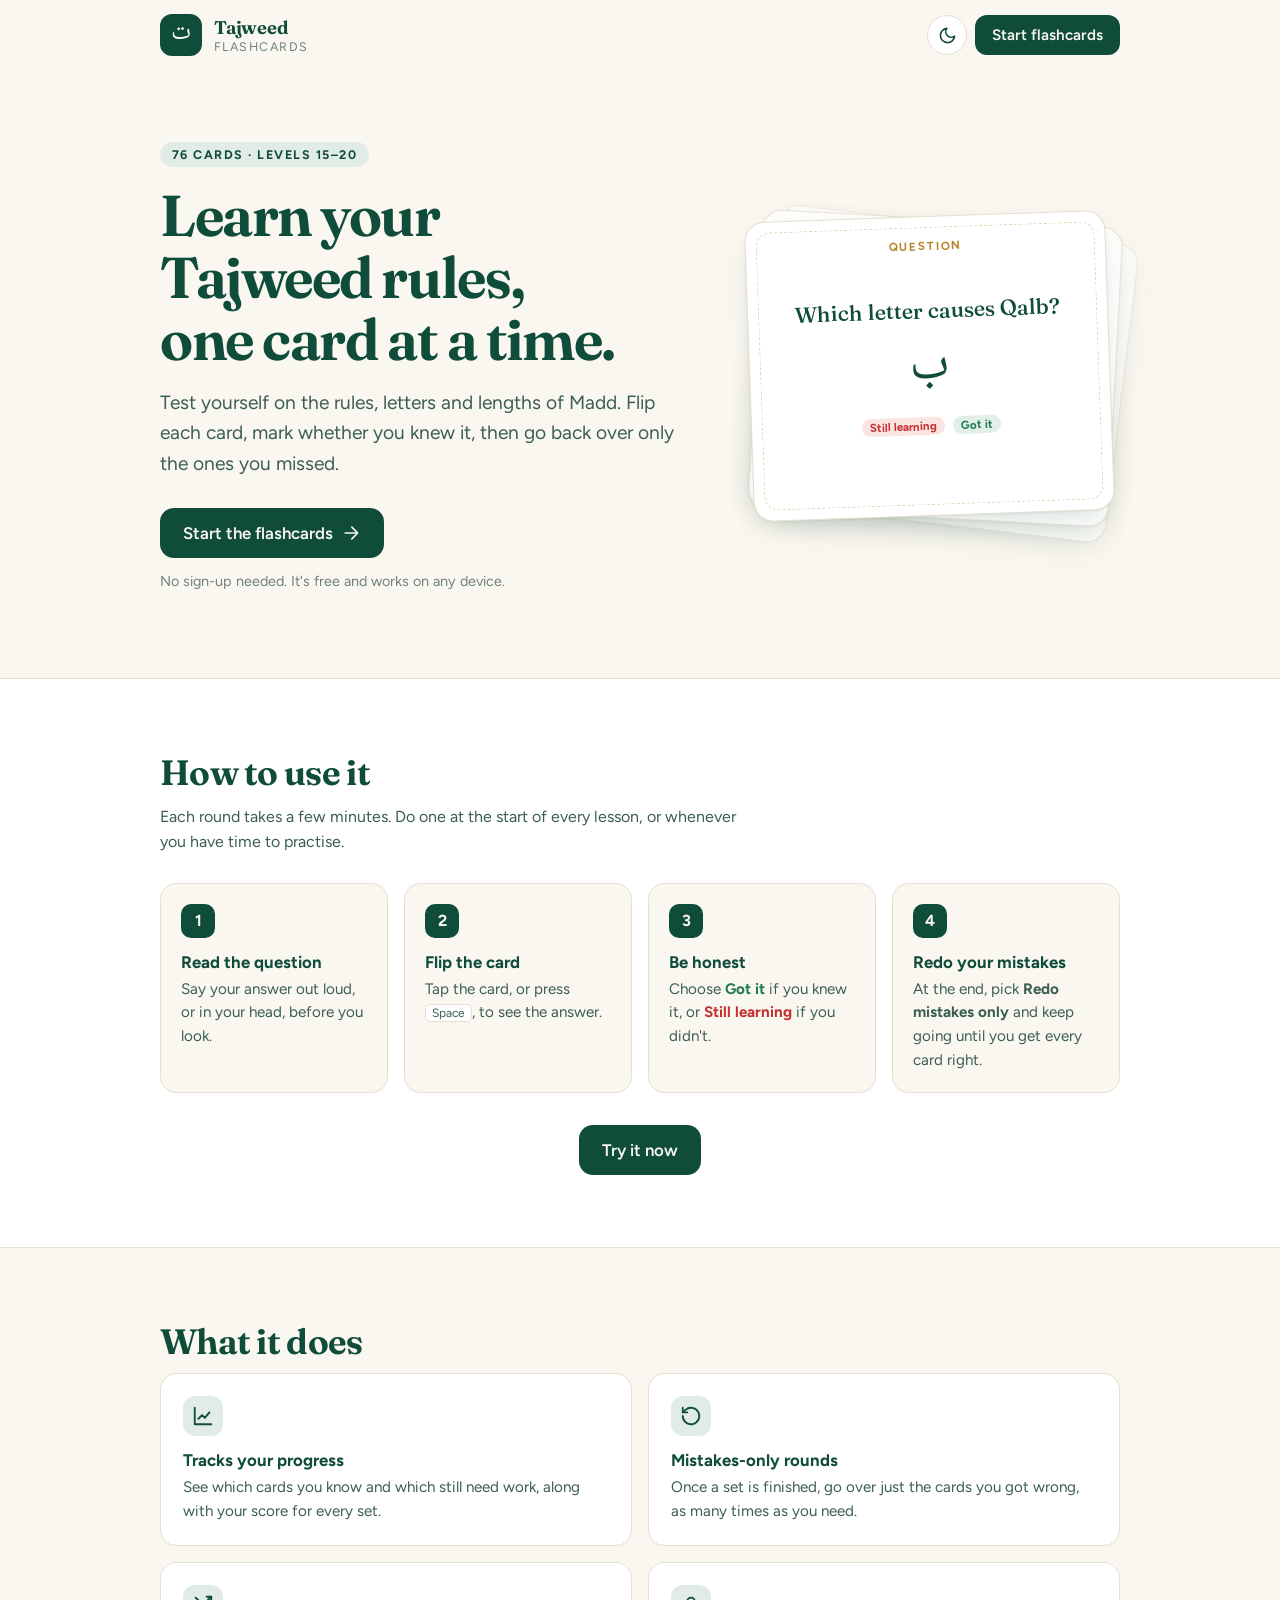
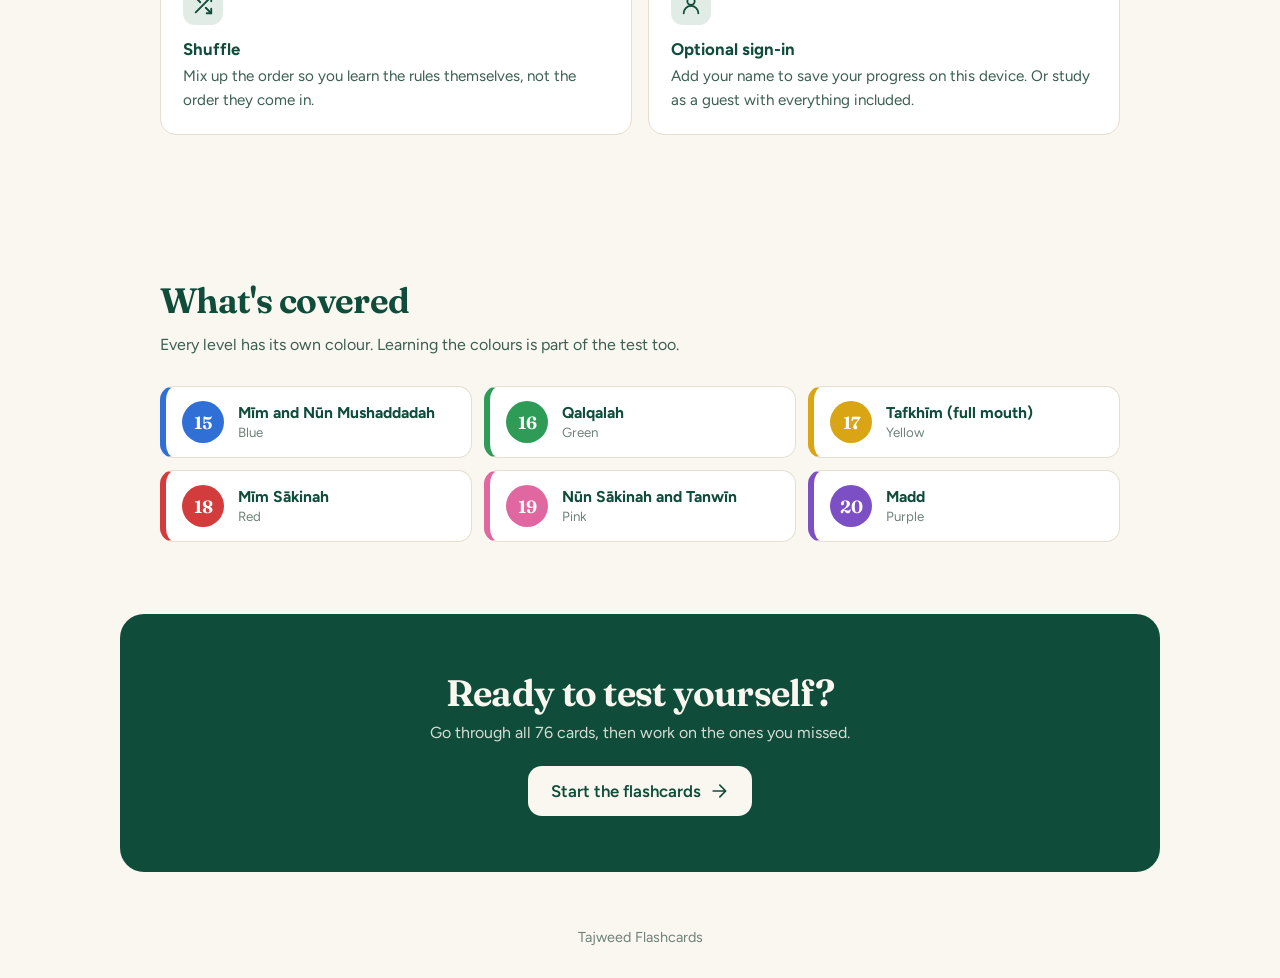
<file: index.html>
<!doctype html>
<html lang="en">
<head>
  <meta charset="utf-8">
  <meta name="viewport" content="width=device-width, initial-scale=1">
  <meta name="theme-color" content="#0F4C3A">
  <title>Tajweed Flashcards</title>
  <meta name="description" content="Learn the Tajweed rules with flashcards. Track your progress, shuffle the deck and redo only the cards you got wrong.">
  <link rel="preconnect" href="https://fonts.googleapis.com">
  <link rel="preconnect" href="https://fonts.gstatic.com" crossorigin>
  <link href="https://fonts.googleapis.com/css2?family=Fraunces:opsz,wght@9..144,500;9..144,650&family=Figtree:wght@400;500;600;700&family=Noto+Naskh+Arabic:wght@500;700&display=swap" rel="stylesheet">
  <link rel="stylesheet" href="styles.css?v=6">
  <script src="theme.js?v=6"></script>
</head>
<body class="home">
  <header class="topbar">
    <a class="brand" href="index.html" title="Home">
      <span class="brand-mark" aria-hidden="true">ت</span>
      <div>
        <div class="brand-title">Tajweed</div>
        <div class="brand-sub">Flashcards</div>
      </div>
    </a>
    <div class="topbar-actions">
      <button class="theme-toggle" type="button" aria-label="Switch to dark mode" title="Switch to dark mode">
        <svg class="i-moon" viewBox="0 0 24 24" aria-hidden="true"><path d="M21 12.8A9 9 0 1 1 11.2 3a7 7 0 0 0 9.8 9.8z"/></svg>
        <svg class="i-sun" viewBox="0 0 24 24" aria-hidden="true"><circle cx="12" cy="12" r="4"/><path d="M12 2v2M12 20v2M4.9 4.9l1.4 1.4M17.7 17.7l1.4 1.4M2 12h2M20 12h2M4.9 19.1l1.4-1.4M17.7 6.3l1.4-1.4"/></svg>
      </button>
      <a class="btn btn-primary" href="flashcards.html">Start flashcards</a>
    </div>
  </header>

  <main>
    <!-- HERO -->
    <section class="hero">
      <div class="hero-copy">
        <span class="eyebrow"><span class="js-count">76</span> cards · Levels 15–20</span>
        <h1>Learn your Tajweed rules, one card at a time.</h1>
        <p class="lede">Test yourself on the rules, letters and lengths of Madd. Flip each card, mark whether you knew it, then go back over only the ones you missed.</p>
        <div class="hero-cta">
          <a class="btn btn-primary btn-lg" href="flashcards.html">
            Start the flashcards
            <svg viewBox="0 0 24 24" aria-hidden="true"><path d="M5 12h14M13 5l7 7-7 7"/></svg>
          </a>
          <span class="muted small">No sign-up needed. It's free and works on any device.</span>
        </div>
      </div>

      <div class="hero-art" aria-hidden="true">
        <div class="demo-card demo-back-2"></div>
        <div class="demo-card demo-back-1"></div>
        <div class="demo-card demo-front">
          <div class="face-label">Question</div>
          <div class="demo-q">Which letter causes Qalb?</div>
          <div class="demo-a">ب</div>
          <div class="demo-grade">
            <span class="pill wrong">Still learning</span>
            <span class="pill right">Got it</span>
          </div>
        </div>
      </div>
    </section>

    <!-- HOW IT WORKS -->
    <section class="band" id="how">
      <div class="band-inner">
        <h2 class="section-h">How to use it</h2>
        <p class="section-lede">Each round takes a few minutes. Do one at the start of every lesson, or whenever you have time to practise.</p>
        <ol class="steps">
          <li>
            <span class="step-n">1</span>
            <h3>Read the question</h3>
            <p>Say your answer out loud, or in your head, before you look.</p>
          </li>
          <li>
            <span class="step-n">2</span>
            <h3>Flip the card</h3>
            <p>Tap the card, or press <kbd>Space</kbd>, to see the answer.</p>
          </li>
          <li>
            <span class="step-n">3</span>
            <h3>Be honest</h3>
            <p>Choose <b class="t-right">Got it</b> if you knew it, or <b class="t-wrong">Still learning</b> if you didn't.</p>
          </li>
          <li>
            <span class="step-n">4</span>
            <h3>Redo your mistakes</h3>
            <p>At the end, pick <b>Redo mistakes only</b> and keep going until you get every card right.</p>
          </li>
        </ol>
        <div class="center">
          <a class="btn btn-primary btn-lg" href="flashcards.html">Try it now</a>
        </div>
      </div>
    </section>

    <!-- FEATURES -->
    <section class="section">
      <h2 class="section-h">What it does</h2>
      <div class="features">
        <div class="feature">
          <div class="f-icon"><svg viewBox="0 0 24 24"><path d="M3 3v18h18"/><path d="m7 15 4-4 3 3 5-6"/></svg></div>
          <h3>Tracks your progress</h3>
          <p>See which cards you know and which still need work, along with your score for every set.</p>
        </div>
        <div class="feature">
          <div class="f-icon"><svg viewBox="0 0 24 24"><path d="M3 12a9 9 0 1 0 3-6.7L3 8"/><path d="M3 3v5h5"/></svg></div>
          <h3>Mistakes-only rounds</h3>
          <p>Once a set is finished, go over just the cards you got wrong, as many times as you need.</p>
        </div>
        <div class="feature">
          <div class="f-icon"><svg viewBox="0 0 24 24"><path d="M16 3h5v5"/><path d="M4 20 21 3"/><path d="M21 16v5h-5"/><path d="m15 15 6 6"/><path d="M4 4l5 5"/></svg></div>
          <h3>Shuffle</h3>
          <p>Mix up the order so you learn the rules themselves, not the order they come in.</p>
        </div>
        <div class="feature">
          <div class="f-icon"><svg viewBox="0 0 24 24"><circle cx="12" cy="8" r="4"/><path d="M4 21a8 8 0 0 1 16 0"/></svg></div>
          <h3>Optional sign-in</h3>
          <p>Add your name to save your progress on this device. Or study as a guest with everything included.</p>
        </div>
      </div>
    </section>

    <!-- LEVELS -->
    <section class="section">
      <h2 class="section-h">What's covered</h2>
      <p class="section-lede">Every level has its own colour. Learning the colours is part of the test too.</p>
      <div class="levels">
        <div class="level" style="--lv:#2f6fd6"><span class="lv-n">15</span><div><b>Mīm and Nūn Mushaddadah</b><small>Blue</small></div></div>
        <div class="level" style="--lv:#2e9b57"><span class="lv-n">16</span><div><b>Qalqalah</b><small>Green</small></div></div>
        <div class="level" style="--lv:#d9a514"><span class="lv-n">17</span><div><b>Tafkhīm (full mouth)</b><small>Yellow</small></div></div>
        <div class="level" style="--lv:#d23c3c"><span class="lv-n">18</span><div><b>Mīm Sākinah</b><small>Red</small></div></div>
        <div class="level" style="--lv:#e0679f"><span class="lv-n">19</span><div><b>Nūn Sākinah and Tanwīn</b><small>Pink</small></div></div>
        <div class="level" style="--lv:#7d4fc4"><span class="lv-n">20</span><div><b>Madd</b><small>Purple</small></div></div>
      </div>
    </section>

    <!-- FINAL CTA -->
    <section class="cta-band">
      <h2>Ready to test yourself?</h2>
      <p>Go through all <span class="js-count">76</span> cards, then work on the ones you missed.</p>
      <a class="btn btn-light btn-lg" href="flashcards.html">
        Start the flashcards
        <svg viewBox="0 0 24 24" aria-hidden="true"><path d="M5 12h14M13 5l7 7-7 7"/></svg>
      </a>
    </section>
  </main>

  <footer class="footer muted small">Tajweed Flashcards</footer>

  <script src="cards.js?v=6"></script>
  <script>
    // Keep the card count on this page in sync with the deck.
    (function () {
      var n = (window.TAJWEED_CARDS || []).length;
      if (n) document.querySelectorAll(".js-count").forEach(function (el) { el.textContent = n; });
    })();
  </script>
</body>
</html>
</file>
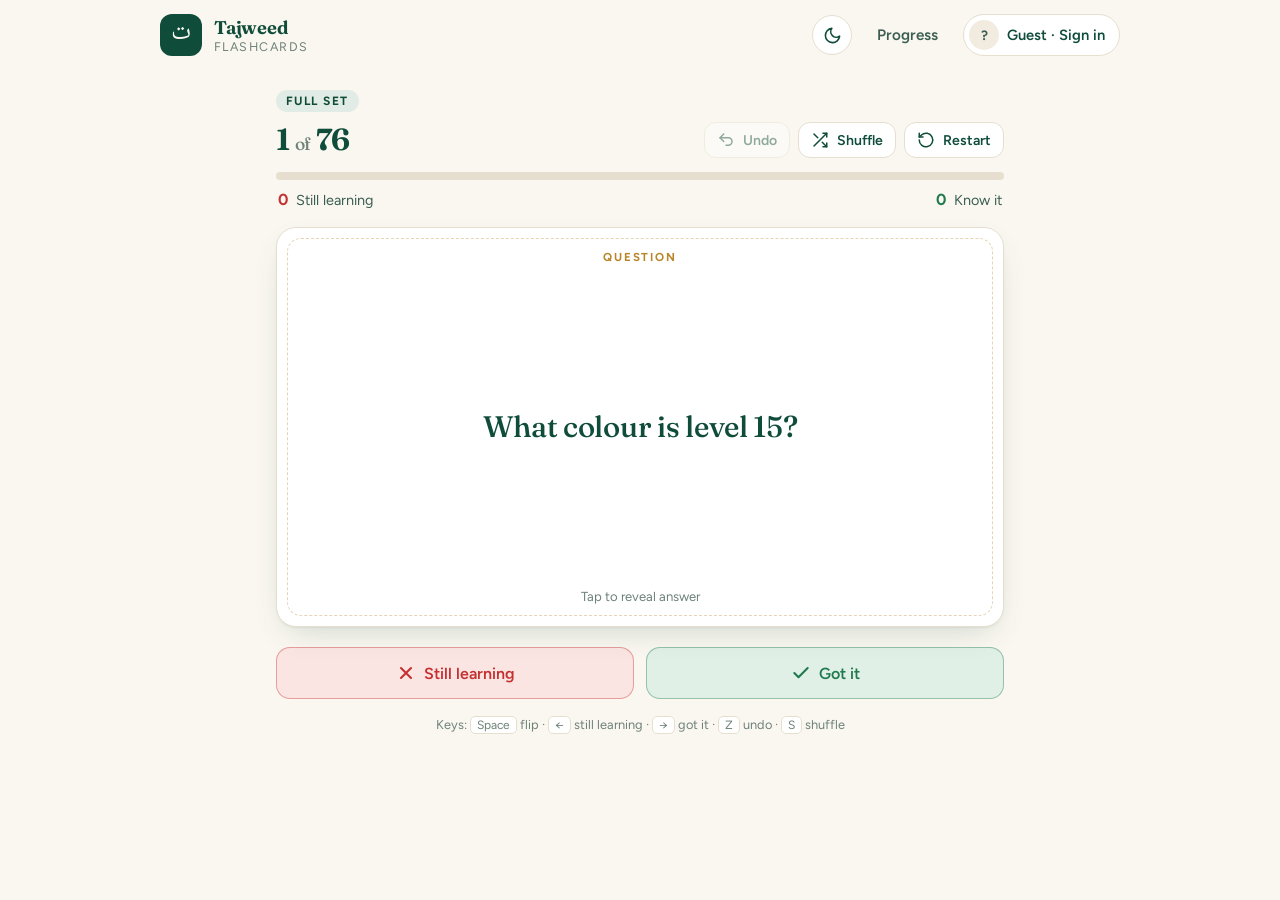
<file: flashcards.html>
<!doctype html>
<html lang="en">
<head>
  <meta charset="utf-8">
  <meta name="viewport" content="width=device-width, initial-scale=1">
  <meta name="theme-color" content="#0F4C3A">
  <title>Tajweed Flashcards</title>
  <meta name="description" content="Tajweed rule flashcards with progress tracking and mistake review.">
  <link rel="preconnect" href="https://fonts.googleapis.com">
  <link rel="preconnect" href="https://fonts.gstatic.com" crossorigin>
  <link href="https://fonts.googleapis.com/css2?family=Fraunces:opsz,wght@9..144,500;9..144,650&family=Figtree:wght@400;500;600;700&family=Noto+Naskh+Arabic:wght@500;700&display=swap" rel="stylesheet">
  <link rel="stylesheet" href="styles.css?v=6">
  <script src="theme.js?v=6"></script>
</head>
<body>
  <header class="topbar">
    <a class="brand" href="index.html" title="Home">
      <span class="brand-mark" aria-hidden="true">ت</span>
      <div>
        <div class="brand-title">Tajweed</div>
        <div class="brand-sub">Flashcards</div>
      </div>
    </a>
    <div class="topbar-actions">
      <button class="theme-toggle" type="button" aria-label="Switch to dark mode" title="Switch to dark mode">
        <svg class="i-moon" viewBox="0 0 24 24" aria-hidden="true"><path d="M21 12.8A9 9 0 1 1 11.2 3a7 7 0 0 0 9.8 9.8z"/></svg>
        <svg class="i-sun" viewBox="0 0 24 24" aria-hidden="true"><circle cx="12" cy="12" r="4"/><path d="M12 2v2M12 20v2M4.9 4.9l1.4 1.4M17.7 17.7l1.4 1.4M2 12h2M20 12h2M4.9 19.1l1.4-1.4M17.7 6.3l1.4-1.4"/></svg>
      </button>
      <button class="btn btn-ghost" id="progressBtn" type="button">Progress</button>
      <button class="profile-chip" id="profileBtn" type="button" aria-haspopup="dialog">
        <span class="avatar" id="profileAvatar">?</span>
        <span id="profileLabel">Guest · Sign in</span>
      </button>
    </div>
  </header>

  <main class="wrap">
    <!-- STUDY VIEW -->
    <section id="studyView">
      <div class="study-head">
        <div>
          <div class="mode-label" id="modeLabel">Full set</div>
          <div class="counter"><span id="counterNow">1</span> <span class="muted">of</span> <span id="counterTotal">0</span></div>
        </div>
        <div class="study-tools">
          <button class="btn btn-tool" id="undoBtn" type="button" title="Undo last answer (Z)">
            <svg viewBox="0 0 24 24" aria-hidden="true"><path d="M9 14 4 9l5-5"/><path d="M4 9h11a5 5 0 0 1 0 10h-3"/></svg>
            <span>Undo</span>
          </button>
          <button class="btn btn-tool" id="shuffleBtn" type="button" title="Shuffle remaining cards (S)">
            <svg viewBox="0 0 24 24" aria-hidden="true"><path d="M16 3h5v5"/><path d="M4 20 21 3"/><path d="M21 16v5h-5"/><path d="m15 15 6 6"/><path d="M4 4l5 5"/></svg>
            <span>Shuffle</span>
          </button>
          <button class="btn btn-tool" id="restartBtn" type="button" title="Restart the full set">
            <svg viewBox="0 0 24 24" aria-hidden="true"><path d="M3 12a9 9 0 1 0 3-6.7L3 8"/><path d="M3 3v5h5"/></svg>
            <span>Restart</span>
          </button>
        </div>
      </div>

      <div class="progress" aria-hidden="true">
        <div class="progress-right" id="barRight"></div>
        <div class="progress-wrong" id="barWrong"></div>
      </div>
      <div class="tally">
        <span class="tally-item wrong"><b id="tallyWrong">0</b> Still learning</span>
        <span class="tally-item right"><b id="tallyRight">0</b> Know it</span>
      </div>

      <div class="card-stage">
        <button class="flashcard" id="card" type="button" aria-live="polite" aria-label="Flashcard. Press to flip.">
          <div class="face front">
            <div class="face-label">Question</div>
            <div class="face-text" id="qText" dir="auto"></div>
            <div class="face-hint">Tap to reveal answer</div>
          </div>
          <div class="face back">
            <div class="face-label" id="aLabel">Answer</div>
            <div class="face-text" id="aText" dir="auto"></div>
          </div>
        </button>
      </div>

      <div class="grade-row">
        <button class="btn btn-grade wrong" id="wrongBtn" type="button">
          <svg viewBox="0 0 24 24" aria-hidden="true"><path d="M18 6 6 18M6 6l12 12"/></svg>
          Still learning
        </button>
        <button class="btn btn-grade right" id="rightBtn" type="button">
          <svg viewBox="0 0 24 24" aria-hidden="true"><path d="M20 6 9 17l-5-5"/></svg>
          Got it
        </button>
      </div>
      <p class="keys muted">Keys: <kbd>Space</kbd> flip · <kbd>←</kbd> still learning · <kbd>→</kbd> got it · <kbd>Z</kbd> undo · <kbd>S</kbd> shuffle</p>
    </section>

    <!-- RESULTS VIEW -->
    <section id="doneView" hidden>
      <div class="done-card">
        <div class="ring" id="ring" style="--pct:0">
          <div class="ring-inner"><span id="donePct">0%</span><small>correct</small></div>
        </div>
        <h1 class="done-title" id="doneTitle">Set complete</h1>
        <p class="done-sub" id="doneSub"></p>
        <div class="done-actions">
          <button class="btn btn-primary" id="redoBtn" type="button">Redo mistakes only</button>
          <button class="btn btn-secondary" id="againBtn" type="button">Restart full set</button>
          <button class="btn btn-secondary" id="shuffleAgainBtn" type="button">Shuffle &amp; restart</button>
        </div>
        <p class="save-note" id="saveNote"></p>
      </div>
      <div class="missed" id="missedWrap">
        <h2>Cards to review</h2>
        <ol id="missedList"></ol>
      </div>
    </section>
  </main>

  <!-- PROFILE DIALOG -->
  <dialog id="profileDialog" class="sheet">
    <form method="dialog" class="sheet-inner" id="profileForm">
      <div class="sheet-head">
        <h2>Student sign in</h2>
        <button class="icon-btn" value="cancel" aria-label="Close">×</button>
      </div>
      <p class="muted small">Optional. Signing in saves each student's progress on this device. You can use every feature as a guest.</p>
      <div id="profileList" class="profile-list"></div>
      <label class="field">
        <span>New student</span>
        <div class="field-row">
          <input id="newName" type="text" maxlength="40" placeholder="Student name" autocomplete="off">
          <button class="btn btn-primary" id="createProfile" type="button">Add &amp; sign in</button>
        </div>
      </label>
      <div class="sheet-foot" id="signOutWrap" hidden>
        <button class="btn btn-ghost" id="signOutBtn" type="button">Sign out (continue as guest)</button>
      </div>
    </form>
  </dialog>

  <!-- PROGRESS DIALOG -->
  <dialog id="progressDialog" class="sheet sheet-wide">
    <div class="sheet-inner">
      <div class="sheet-head">
        <h2 id="progressTitle">Progress</h2>
        <button class="icon-btn" id="closeProgress" aria-label="Close">×</button>
      </div>
      <div id="progressBody"></div>
    </div>
  </dialog>

  <div class="toast" id="toast" role="status" aria-live="polite"></div>

  <script src="cards.js?v=6"></script>
  <script src="app.js?v=6"></script>
</body>
</html>
</file>
<file: styles.css>
:root {
  /* Light theme (default) */
  --bg: #FAF7F0;          /* cream page background */
  --bg-2: #F1ECDF;
  --surface: #FFFFFF;     /* cards */
  --ink: #0F4C3A;         /* brand green text */
  --ink-2: #3B5E52;
  --muted: #6E8279;
  --line: #E6DFCF;
  --brand: #0F4C3A;       /* brand green buttons */
  --brand-ink: #FAF7F0;
  --brand-soft: #E2ECE6;
  --gold: #B8862A;
  --right: #1F7A4D;
  --right-soft: #E1F0E7;
  --wrong: #C53030;
  --wrong-soft: #FBE5E3;
  --shadow: 0 1px 2px rgba(15, 76, 58, .06), 0 12px 32px -12px rgba(15, 76, 58, .22);
  --radius: 20px;
  --serif: "Fraunces", Georgia, "Times New Roman", serif;
  --sans: "Figtree", system-ui, -apple-system, "Segoe UI", sans-serif;
  --arabic: "Noto Naskh Arabic", "Traditional Arabic", "Arabic Typesetting", "Amiri", serif;
  color-scheme: light;
}

/* Dark theme: follows the device unless the person picks light or dark with the toggle. */
@media (prefers-color-scheme: dark) {
  :root:not([data-theme="light"]) {
    /* Dark theme */
    --bg: #091A14;
    --bg-2: #0C2019;
    --surface: #0E2219;   /* cards */
    --ink: #FAF7F0;       /* cream text */
    --ink-2: #CDD6CF;
    --muted: #8DA197;
    --line: #1D3A2F;
    --brand: #FAF7F0;     /* cream buttons with green text */
    --brand-ink: #0F4C3A;
    --brand-soft: #16362A;
    --gold: #C49A2A;
    --right: #4CC283;
    --right-soft: #12301F;
    --wrong: #E24B4A;
    --wrong-soft: #3A1716;
    --shadow: 0 1px 2px rgba(0, 0, 0, .35), 0 16px 36px -14px rgba(0, 0, 0, .65);
    color-scheme: dark;
  }
}
:root[data-theme="dark"] {
  /* Dark theme */
  --bg: #091A14;
  --bg-2: #0C2019;
  --surface: #0E2219;   /* cards */
  --ink: #FAF7F0;       /* cream text */
  --ink-2: #CDD6CF;
  --muted: #8DA197;
  --line: #1D3A2F;
  --brand: #FAF7F0;     /* cream buttons with green text */
  --brand-ink: #0F4C3A;
  --brand-soft: #16362A;
  --gold: #C49A2A;
  --right: #4CC283;
  --right-soft: #12301F;
  --wrong: #E24B4A;
  --wrong-soft: #3A1716;
  --shadow: 0 1px 2px rgba(0, 0, 0, .35), 0 16px 36px -14px rgba(0, 0, 0, .65);
  color-scheme: dark;
}

* { box-sizing: border-box; }
html, body { margin: 0; }
body {
  font-family: var(--sans);
  color: var(--ink);
  background: var(--bg);
  min-height: 100vh;
  -webkit-font-smoothing: antialiased;
}
[hidden] { display: none !important; }
button { font: inherit; color: inherit; }
.muted { color: var(--muted); }
.small { font-size: .9rem; }

/* ---------- Top bar ---------- */
.topbar {
  display: flex; align-items: center; justify-content: space-between; gap: 12px;
  padding: 14px clamp(16px, 4vw, 40px);
  max-width: 1040px; margin: 0 auto;
}
.brand { display: flex; align-items: center; gap: 12px; }
.brand-mark {
  width: 42px; height: 42px; border-radius: 12px;
  display: grid; place-items: center;
  background: var(--brand); color: var(--brand-ink);
  font-family: var(--arabic); font-size: 26px; line-height: 1; padding-bottom: 4px;
}
.brand-title { font-family: var(--serif); font-weight: 650; font-size: 1.15rem; letter-spacing: -.01em; }
.brand-sub { font-size: .78rem; color: var(--muted); text-transform: uppercase; letter-spacing: .12em; }
.topbar-actions { display: flex; align-items: center; gap: 8px; }

.profile-chip {
  display: flex; align-items: center; gap: 8px;
  border: 1px solid var(--line); background: var(--surface);
  padding: 5px 14px 5px 5px; border-radius: 999px; cursor: pointer;
  font-weight: 600; font-size: .92rem; max-width: 220px;
}
.profile-chip span:last-child { overflow: hidden; text-overflow: ellipsis; white-space: nowrap; }
.profile-chip:hover { border-color: var(--brand); }
.avatar {
  width: 30px; height: 30px; border-radius: 50%; flex: none;
  display: grid; place-items: center; font-size: .85rem; font-weight: 700;
  background: var(--bg-2); color: var(--ink-2);
}
.avatar.on { background: var(--gold); color: #FAF7F0; }

/* ---------- Buttons ---------- */
.btn {
  display: inline-flex; align-items: center; justify-content: center; gap: 8px;
  border: 1px solid transparent; border-radius: 12px; cursor: pointer;
  padding: 10px 16px; font-weight: 600; font-size: .95rem;
  transition: transform .08s ease, background .15s ease, border-color .15s ease;
}
.btn:active { transform: translateY(1px); }
.btn:disabled { opacity: .45; cursor: not-allowed; }
.btn svg { width: 18px; height: 18px; fill: none; stroke: currentColor; stroke-width: 2; stroke-linecap: round; stroke-linejoin: round; }
.btn-ghost { background: transparent; color: var(--ink-2); }
.btn-ghost:hover { background: var(--surface); }
.btn-primary { background: var(--brand); color: var(--brand-ink); }
.btn-primary:hover { filter: brightness(1.08); }
.btn-secondary { background: var(--surface); border-color: var(--line); }
.btn-secondary:hover { border-color: var(--brand); }
.btn-tool { background: var(--surface); border-color: var(--line); padding: 8px 12px; font-size: .88rem; }
.btn-tool:hover:not(:disabled) { border-color: var(--brand); color: var(--brand); }
.icon-btn {
  border: 0; background: transparent; font-size: 1.6rem; line-height: 1; cursor: pointer;
  color: var(--muted); width: 36px; height: 36px; border-radius: 10px;
}
.icon-btn:hover { background: var(--bg-2); color: var(--ink); }
:focus-visible { outline: 3px solid color-mix(in srgb, var(--brand) 55%, transparent); outline-offset: 2px; }

/* ---------- Study ---------- */
.wrap { max-width: 760px; margin: 0 auto; padding: 8px 16px 48px; }
.study-head { display: flex; align-items: flex-end; justify-content: space-between; gap: 12px; flex-wrap: wrap; margin: 12px 0 14px; }
.mode-label {
  display: inline-block; font-size: .75rem; font-weight: 700; text-transform: uppercase; letter-spacing: .12em;
  color: var(--brand); background: var(--brand-soft); padding: 4px 10px; border-radius: 999px; margin-bottom: 8px;
}
.mode-label.review { color: var(--wrong); background: var(--wrong-soft); }
.counter { font-family: var(--serif); font-size: 1.9rem; font-weight: 650; letter-spacing: -.02em; }
.counter .muted { font-size: 1.1rem; font-weight: 500; }
.study-tools { display: flex; gap: 8px; flex-wrap: wrap; }

.progress { height: 8px; border-radius: 99px; background: var(--line); overflow: hidden; display: flex; }
.progress-right { background: var(--right); width: 0; transition: width .3s ease; }
.progress-wrong { background: var(--wrong); width: 0; transition: width .3s ease; }
.tally { display: flex; justify-content: space-between; margin: 10px 2px 18px; font-size: .9rem; color: var(--ink-2); }
.tally-item b { font-size: 1rem; margin-right: 4px; }
.tally-item.right b { color: var(--right); }
.tally-item.wrong b { color: var(--wrong); }

.card-stage { perspective: 1600px; }
.flashcard {
  position: relative; display: block; width: 100%;
  min-height: clamp(280px, 46vh, 400px);
  border: 0; padding: 0; background: transparent; cursor: pointer;
  transform-style: preserve-3d;
  transition: transform .5s cubic-bezier(.2, .7, .2, 1);
}
.flashcard.flipped { transform: rotateY(180deg); }
.card-stage.leave-right { animation: leaveRight .26s ease forwards; }
.card-stage.leave-left { animation: leaveLeft .26s ease forwards; }
.card-stage.enter { animation: enter .3s ease; }
@keyframes leaveRight { to { transform: translateX(40px) rotate(3deg); opacity: 0; } }
@keyframes leaveLeft { to { transform: translateX(-40px) rotate(-3deg); opacity: 0; } }
@keyframes enter { from { transform: translateY(10px); opacity: 0; } }

.face {
  position: absolute; inset: 0;
  display: flex; flex-direction: column; align-items: center; justify-content: center; gap: 16px;
  padding: 44px clamp(20px, 5vw, 48px);
  border-radius: var(--radius);
  background: var(--surface);
  border: 1px solid var(--line);
  box-shadow: var(--shadow);
  backface-visibility: hidden; -webkit-backface-visibility: hidden;
  text-align: center;
}
.face::before {
  content: ""; position: absolute; inset: 10px; border-radius: 14px;
  border: 1px dashed color-mix(in srgb, var(--gold) 35%, transparent);
  pointer-events: none;
}
.back { transform: rotateY(180deg); background: color-mix(in srgb, var(--surface) 92%, var(--brand)); }
.face-label {
  position: absolute; top: 22px; left: 0; right: 0;
  font-size: .72rem; font-weight: 700; text-transform: uppercase; letter-spacing: .16em; color: var(--gold);
}
.face-text {
  font-family: var(--serif); font-weight: 500;
  font-size: clamp(1.3rem, 3.6vw, 1.85rem); line-height: 1.35; letter-spacing: -.01em;
  white-space: pre-wrap; overflow-wrap: anywhere; max-width: 34ch;
}
.face-text.ar { font-family: var(--arabic); font-size: clamp(2rem, 6vw, 2.8rem); line-height: 1.7; letter-spacing: 0; }
.face-hint { position: absolute; bottom: 22px; font-size: .82rem; color: var(--muted); }

.grade-row { display: grid; grid-template-columns: 1fr 1fr; gap: 12px; margin-top: 20px; }
.btn-grade { padding: 15px 16px; font-size: 1rem; border-radius: 14px; border-width: 1.5px; }
.btn-grade.right { background: var(--right-soft); color: var(--right); border-color: color-mix(in srgb, var(--right) 40%, transparent); }
.btn-grade.wrong { background: var(--wrong-soft); color: var(--wrong); border-color: color-mix(in srgb, var(--wrong) 40%, transparent); }
.btn-grade.right:hover { background: var(--right); color: #fff; }
.btn-grade.wrong:hover { background: var(--wrong); color: #fff; }
.btn-grade svg { width: 20px; height: 20px; stroke-width: 2.5; }
.keys { text-align: center; font-size: .8rem; margin-top: 18px; }
kbd {
  font-family: var(--sans); font-size: .75rem; padding: 1px 6px; border-radius: 5px;
  border: 1px solid var(--line); background: var(--surface);
}

/* ---------- Done ---------- */
.done-card {
  background: var(--surface); border: 1px solid var(--line); border-radius: var(--radius); box-shadow: var(--shadow);
  padding: 32px clamp(18px, 5vw, 40px); text-align: center; margin-top: 16px;
}
.ring {
  --pct: 0; width: 132px; height: 132px; margin: 0 auto 16px; border-radius: 50%;
  background: conic-gradient(var(--right) calc(var(--pct) * 1%), var(--wrong-soft) 0);
  display: grid; place-items: center;
}
.ring-inner {
  width: 104px; height: 104px; border-radius: 50%; background: var(--surface);
  display: flex; flex-direction: column; align-items: center; justify-content: center;
}
.ring-inner span { font-family: var(--serif); font-size: 1.9rem; font-weight: 650; }
.ring-inner small { color: var(--muted); font-size: .78rem; }
.done-title { font-family: var(--serif); font-weight: 650; font-size: 1.8rem; margin: 0 0 6px; letter-spacing: -.02em; }
.done-sub { color: var(--ink-2); margin: 0 0 22px; }
.done-actions { display: flex; gap: 10px; justify-content: center; flex-wrap: wrap; }
.save-note { font-size: .85rem; color: var(--muted); margin: 18px 0 0; }
.missed { margin-top: 28px; }
.missed h2 { font-family: var(--serif); font-weight: 650; font-size: 1.25rem; }
.missed ol { padding: 0; margin: 0; list-style: none; display: grid; gap: 10px; }
.missed li {
  background: var(--surface); border: 1px solid var(--line); border-left: 4px solid var(--wrong);
  border-radius: 12px; padding: 12px 16px;
}
.missed .mq { font-weight: 600; }
.missed .ma { color: var(--ink-2); margin-top: 4px; white-space: pre-wrap; }
.missed .ma.ar { font-family: var(--arabic); font-size: 1.3rem; }

/* ---------- Dialogs ---------- */
.sheet {
  border: 1px solid var(--line); border-radius: var(--radius); padding: 0;
  background: var(--surface); color: var(--ink); box-shadow: var(--shadow);
  width: min(460px, calc(100vw - 32px)); max-height: calc(100vh - 48px);
}
.sheet-wide { width: min(760px, calc(100vw - 32px)); }
.sheet::backdrop { background: rgba(9, 26, 20, .5); backdrop-filter: blur(2px); }
.sheet-inner { padding: 20px 22px 22px; }
.sheet-head { display: flex; align-items: center; justify-content: space-between; margin-bottom: 4px; }
.sheet-head h2 { font-family: var(--serif); font-weight: 650; margin: 0; font-size: 1.35rem; }
.profile-list { display: grid; gap: 8px; margin: 14px 0; }
.profile-row {
  display: flex; align-items: center; gap: 10px; width: 100%; text-align: left;
  border: 1px solid var(--line); background: var(--bg); border-radius: 12px; padding: 8px 10px; cursor: pointer;
}
.profile-row:hover { border-color: var(--brand); }
.profile-row.active { border-color: var(--brand); background: var(--brand-soft); }
.profile-row .pname { font-weight: 600; flex: 1; }
.profile-row .pmeta { font-size: .8rem; color: var(--muted); }
.field { display: grid; gap: 6px; font-size: .85rem; font-weight: 600; color: var(--ink-2); }
.field-row { display: flex; gap: 8px; }
.field input {
  flex: 1; min-width: 0; font: inherit; font-weight: 500; color: var(--ink);
  padding: 10px 12px; border-radius: 10px; border: 1px solid var(--line); background: var(--bg);
}
.field input:focus { border-color: var(--brand); outline: none; }
.sheet-foot { margin-top: 14px; border-top: 1px solid var(--line); padding-top: 12px; }

/* Progress */
.stats { display: grid; grid-template-columns: repeat(auto-fit, minmax(130px, 1fr)); gap: 10px; margin: 14px 0 20px; }
.stat { background: var(--bg); border: 1px solid var(--line); border-radius: 14px; padding: 12px 14px; }
.stat b { display: block; font-family: var(--serif); font-size: 1.6rem; font-weight: 650; }
.stat span { font-size: .8rem; color: var(--muted); }
.section-title { font-family: var(--serif); font-weight: 650; font-size: 1.05rem; margin: 18px 0 8px; }
.tabs { display: flex; gap: 6px; margin-bottom: 10px; flex-wrap: wrap; }
.tab { border: 1px solid var(--line); background: var(--bg); padding: 6px 12px; border-radius: 999px; cursor: pointer; font-size: .85rem; font-weight: 600; }
.tab.on { background: var(--brand); color: var(--brand-ink); border-color: var(--brand); }
.card-table { width: 100%; border-collapse: collapse; font-size: .9rem; }
.card-table th { text-align: left; font-size: .72rem; text-transform: uppercase; letter-spacing: .08em; color: var(--muted); padding: 6px 8px; border-bottom: 1px solid var(--line); }
.card-table td { padding: 8px; border-bottom: 1px solid var(--line); vertical-align: top; }
.card-table td.num { text-align: center; white-space: nowrap; font-variant-numeric: tabular-nums; }
.pill { display: inline-block; font-size: .72rem; font-weight: 700; padding: 2px 8px; border-radius: 99px; white-space: nowrap; }
.pill.right { background: var(--right-soft); color: var(--right); }
.pill.wrong { background: var(--wrong-soft); color: var(--wrong); }
.pill.none { background: var(--bg-2); color: var(--muted); }
.table-scroll { max-height: 46vh; overflow: auto; border: 1px solid var(--line); border-radius: 12px; }
.sessions { display: grid; gap: 6px; }
.session-row { display: flex; justify-content: space-between; gap: 10px; font-size: .88rem; padding: 8px 12px; background: var(--bg); border-radius: 10px; }
.empty { color: var(--muted); font-size: .9rem; padding: 10px 0; }
.callout { background: var(--brand-soft); border-radius: 12px; padding: 12px 14px; font-size: .9rem; display: flex; gap: 12px; align-items: center; justify-content: space-between; flex-wrap: wrap; }

/* Toast */
.toast {
  position: fixed; left: 50%; bottom: 24px; transform: translate(-50%, 20px);
  background: var(--ink); color: var(--bg); padding: 10px 16px; border-radius: 12px;
  font-size: .9rem; font-weight: 500; opacity: 0; pointer-events: none; transition: all .25s ease;
  max-width: calc(100vw - 32px);
}
.toast.show { opacity: 1; transform: translate(-50%, 0); }

@media (max-width: 560px) {
  .brand-sub { display: none; }
  .brand { gap: 8px; min-width: 0; }
  .brand-mark { width: 36px; height: 36px; font-size: 22px; }
  .brand-title { font-size: 1rem; white-space: nowrap; }
  .topbar { padding: 12px 16px; gap: 8px; }
  .topbar-actions { gap: 4px; min-width: 0; }
  #progressBtn { padding: 8px; }
  .profile-chip { max-width: 124px; padding-right: 10px; font-size: .85rem; }
  .btn-tool span { display: none; }
  .keys { display: none; }
  .counter { font-size: 1.6rem; }
  .field-row { flex-direction: column; }
}
@media (prefers-reduced-motion: reduce) {
  .flashcard, .card-stage { transition: none !important; animation: none !important; }
}

/* ---------- Shared: logo link ---------- */
a.brand { color: inherit; text-decoration: none; }
a.btn { text-decoration: none; }

/* ---------- Home page ---------- */
.home main { overflow-x: clip; }
.btn-lg { padding: 14px 22px; font-size: 1.05rem; border-radius: 14px; }
.btn-light { background: #FAF7F0; color: #0F4C3A; }
.btn-light:hover { filter: brightness(.96); }
.center { text-align: center; }

.hero {
  max-width: 1040px; margin: 0 auto; padding: clamp(28px, 6vw, 72px) clamp(16px, 4vw, 40px) clamp(40px, 7vw, 88px);
  display: grid; grid-template-columns: 1.15fr .85fr; gap: clamp(28px, 5vw, 64px); align-items: center;
}
.eyebrow {
  display: inline-block; font-size: .78rem; font-weight: 700; text-transform: uppercase; letter-spacing: .12em;
  color: var(--brand); background: var(--brand-soft); padding: 5px 12px; border-radius: 999px;
}
.hero h1 {
  font-family: var(--serif); font-weight: 650; letter-spacing: -.025em; line-height: 1.08;
  font-size: clamp(2.2rem, 5.4vw, 3.6rem); margin: 18px 0 16px; text-wrap: balance;
}
.lede { font-size: clamp(1.05rem, 1.8vw, 1.2rem); color: var(--ink-2); line-height: 1.6; margin: 0 0 28px; max-width: 46ch; }
.hero-cta { display: flex; flex-wrap: wrap; align-items: center; gap: 14px 18px; }

.hero-art { position: relative; height: 340px; }
.demo-card {
  position: absolute; inset: 20px 10px; border-radius: var(--radius);
  background: var(--surface); border: 1px solid var(--line); box-shadow: var(--shadow);
}
.demo-back-2 { transform: rotate(7deg) translate(14px, 6px); opacity: .55; }
.demo-back-1 { transform: rotate(3deg) translate(6px, 2px); opacity: .8; }
.demo-front {
  display: flex; flex-direction: column; align-items: center; justify-content: center; gap: 10px;
  transform: rotate(-2deg); text-align: center; padding: 40px 24px;
}
.demo-front::before {
  content: ""; position: absolute; inset: 10px; border-radius: 14px;
  border: 1px dashed color-mix(in srgb, var(--gold) 35%, transparent);
}
.demo-q { font-family: var(--serif); font-size: 1.35rem; font-weight: 500; }
.demo-a { font-family: var(--arabic); font-size: 3.2rem; line-height: 1.3; color: var(--brand); }
.demo-grade { display: flex; gap: 8px; margin-top: 6px; }

.band { background: var(--surface); border-block: 1px solid var(--line); }
.band-inner, .section { max-width: 1040px; margin: 0 auto; padding: clamp(40px, 6vw, 72px) clamp(16px, 4vw, 40px); }
.section-h { font-family: var(--serif); font-weight: 650; letter-spacing: -.02em; font-size: clamp(1.6rem, 3.4vw, 2.2rem); margin: 0 0 10px; }
.section-lede { color: var(--ink-2); margin: 0 0 28px; max-width: 60ch; line-height: 1.6; }

.steps { list-style: none; padding: 0; margin: 0 0 32px; display: grid; grid-template-columns: repeat(4, 1fr); gap: 16px; }
.steps li { background: var(--bg); border: 1px solid var(--line); border-radius: 16px; padding: 20px; }
.step-n {
  display: grid; place-items: center; width: 34px; height: 34px; border-radius: 10px;
  background: var(--brand); color: var(--brand-ink); font-weight: 700; margin-bottom: 14px;
}
.steps h3, .feature h3 { font-size: 1.05rem; margin: 0 0 6px; }
.steps p, .feature p { margin: 0; color: var(--ink-2); line-height: 1.55; font-size: .95rem; }
.t-right { color: var(--right); }
.t-wrong { color: var(--wrong); }

.features { display: grid; grid-template-columns: repeat(2, 1fr); gap: 16px; }
.feature { background: var(--surface); border: 1px solid var(--line); border-radius: 16px; padding: 22px; }
.f-icon {
  width: 40px; height: 40px; border-radius: 12px; display: grid; place-items: center;
  background: var(--brand-soft); color: var(--brand); margin-bottom: 14px;
}
.f-icon svg { width: 22px; height: 22px; fill: none; stroke: currentColor; stroke-width: 2; stroke-linecap: round; stroke-linejoin: round; }

.levels { display: grid; grid-template-columns: repeat(3, 1fr); gap: 12px; }
.level {
  display: flex; align-items: center; gap: 14px; padding: 14px 16px; border-radius: 14px;
  background: var(--surface); border: 1px solid var(--line); border-left: 6px solid var(--lv);
}
.lv-n {
  flex: none; width: 42px; height: 42px; border-radius: 50%; display: grid; place-items: center;
  background: var(--lv); color: #fff; font-family: var(--serif); font-weight: 650; font-size: 1.1rem;
}
.level b { display: block; font-size: .98rem; }
.level small { color: var(--muted); }

.cta-band {
  max-width: 1040px; margin: 0 auto clamp(32px, 5vw, 56px); padding: clamp(36px, 6vw, 56px) 24px;
  background: #0F4C3A; color: #FAF7F0; text-align: center; border-radius: 0;
}
.cta-band h2 { font-family: var(--serif); font-weight: 650; font-size: clamp(1.6rem, 3.6vw, 2.3rem); margin: 0 0 8px; letter-spacing: -.02em; }
.cta-band p { margin: 0 0 24px; opacity: .85; }
@media (min-width: 1088px) { .cta-band { border-radius: 24px; } }
.footer { text-align: center; padding: 0 16px 32px; }
.btn-lg svg { width: 20px; height: 20px; fill: none; stroke: currentColor; stroke-width: 2; stroke-linecap: round; stroke-linejoin: round; }

@media (max-width: 860px) {
  .hero { grid-template-columns: 1fr; }
  .hero-art { height: 280px; max-width: 420px; width: 100%; margin: 0 auto; }
  .steps { grid-template-columns: repeat(2, 1fr); }
  .levels { grid-template-columns: repeat(2, 1fr); }
}
@media (max-width: 560px) {
  .steps, .features, .levels { grid-template-columns: 1fr; }
  .hero-cta .btn { width: 100%; }
}

/* ---------- Theme toggle ---------- */
.theme-toggle {
  width: 40px; height: 40px; flex: none; display: grid; place-items: center;
  border: 1px solid var(--line); background: var(--surface); color: var(--ink);
  border-radius: 999px; cursor: pointer; padding: 0;
}
.theme-toggle:hover { border-color: var(--brand); }
.theme-toggle svg { width: 19px; height: 19px; fill: none; stroke: currentColor; stroke-width: 2; stroke-linecap: round; stroke-linejoin: round; }
.theme-toggle .i-sun { display: none; }
.theme-toggle.is-dark .i-sun { display: block; }
.theme-toggle.is-dark .i-moon { display: none; }
@media (max-width: 560px) { .theme-toggle { width: 36px; height: 36px; } }
</file>
